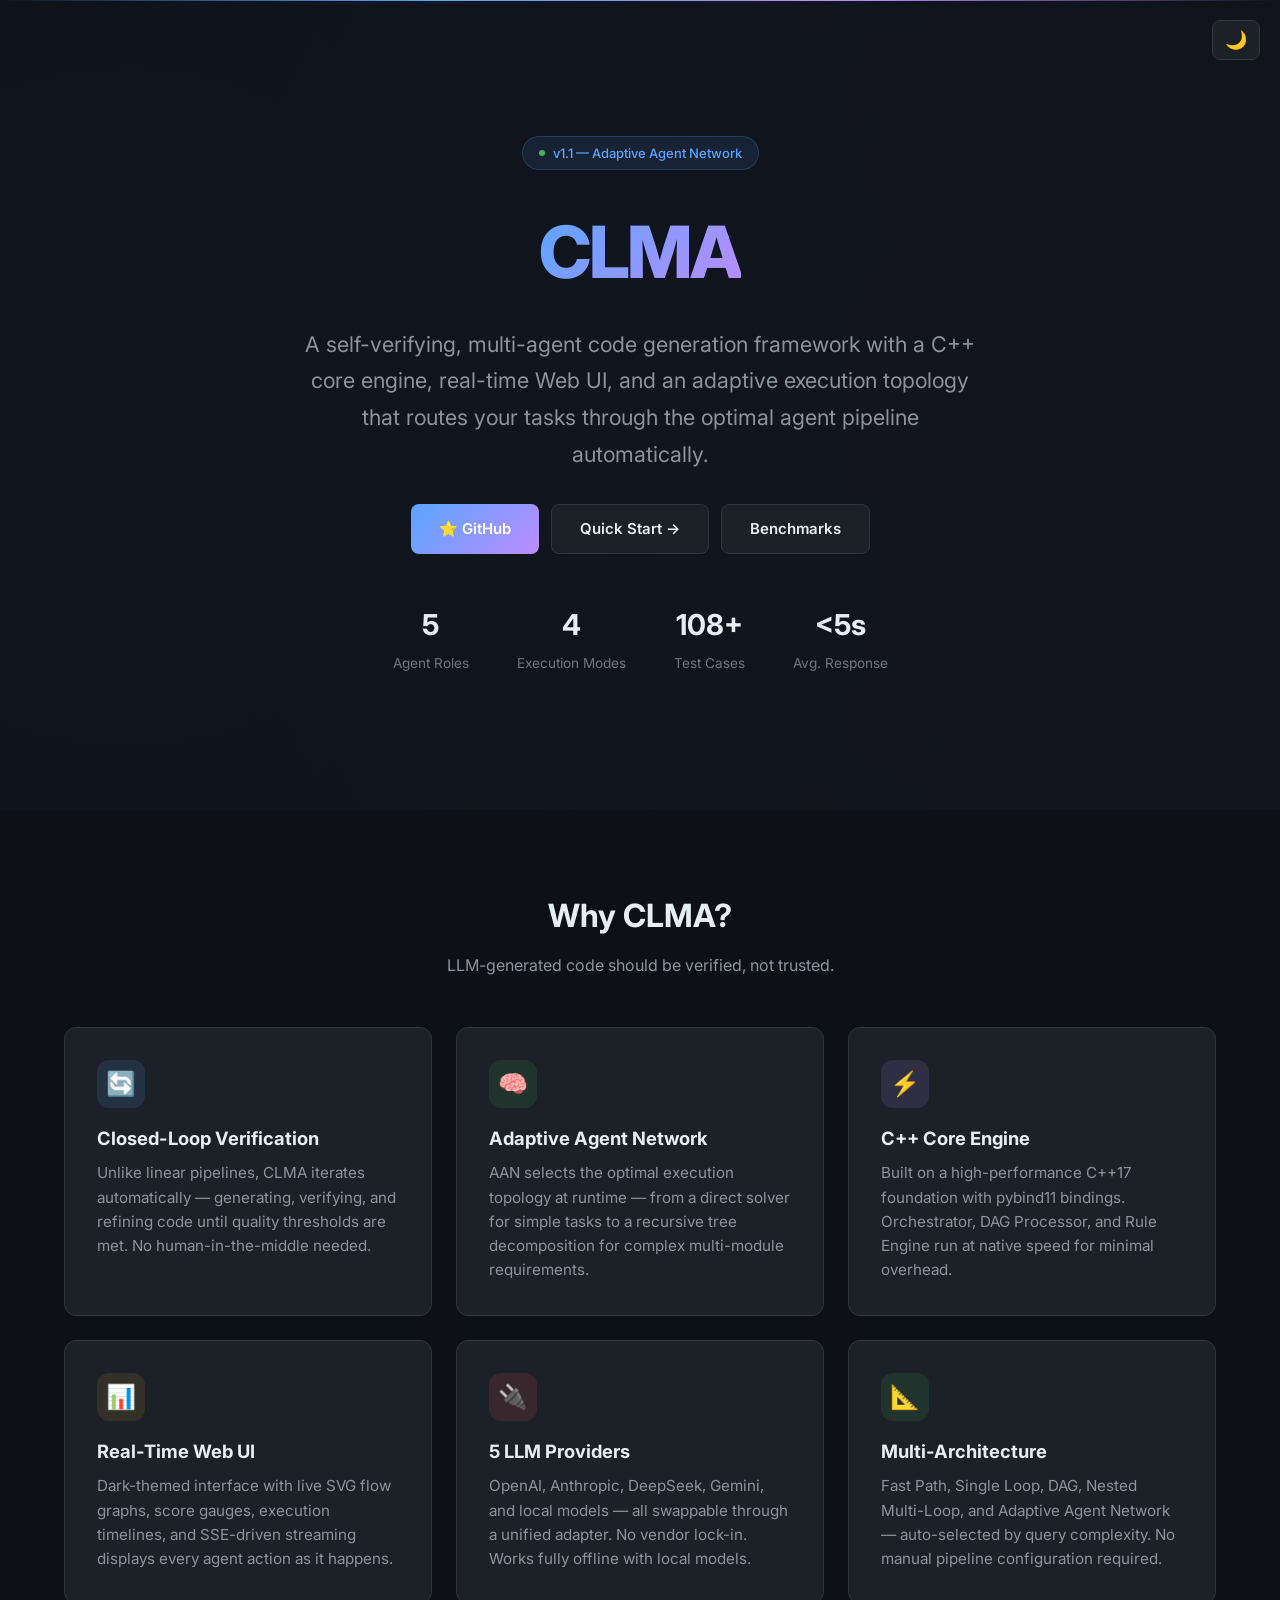
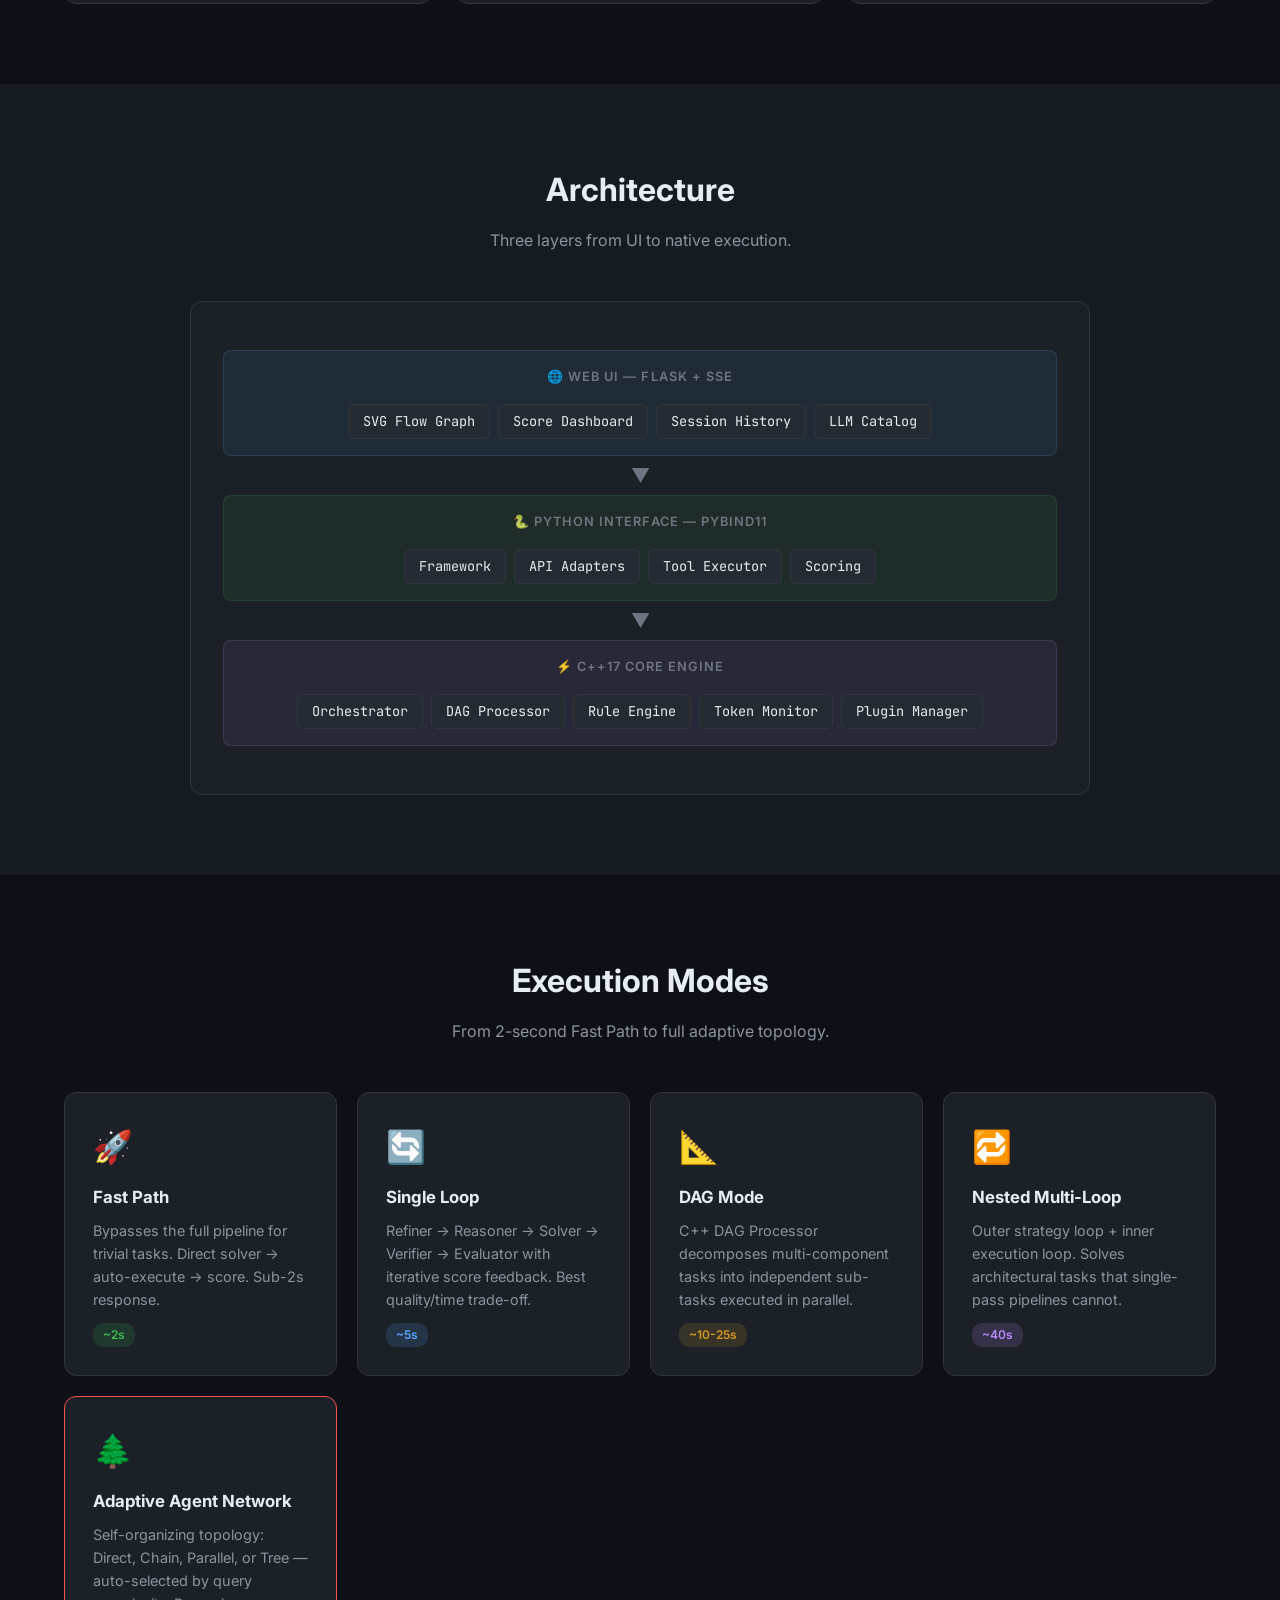
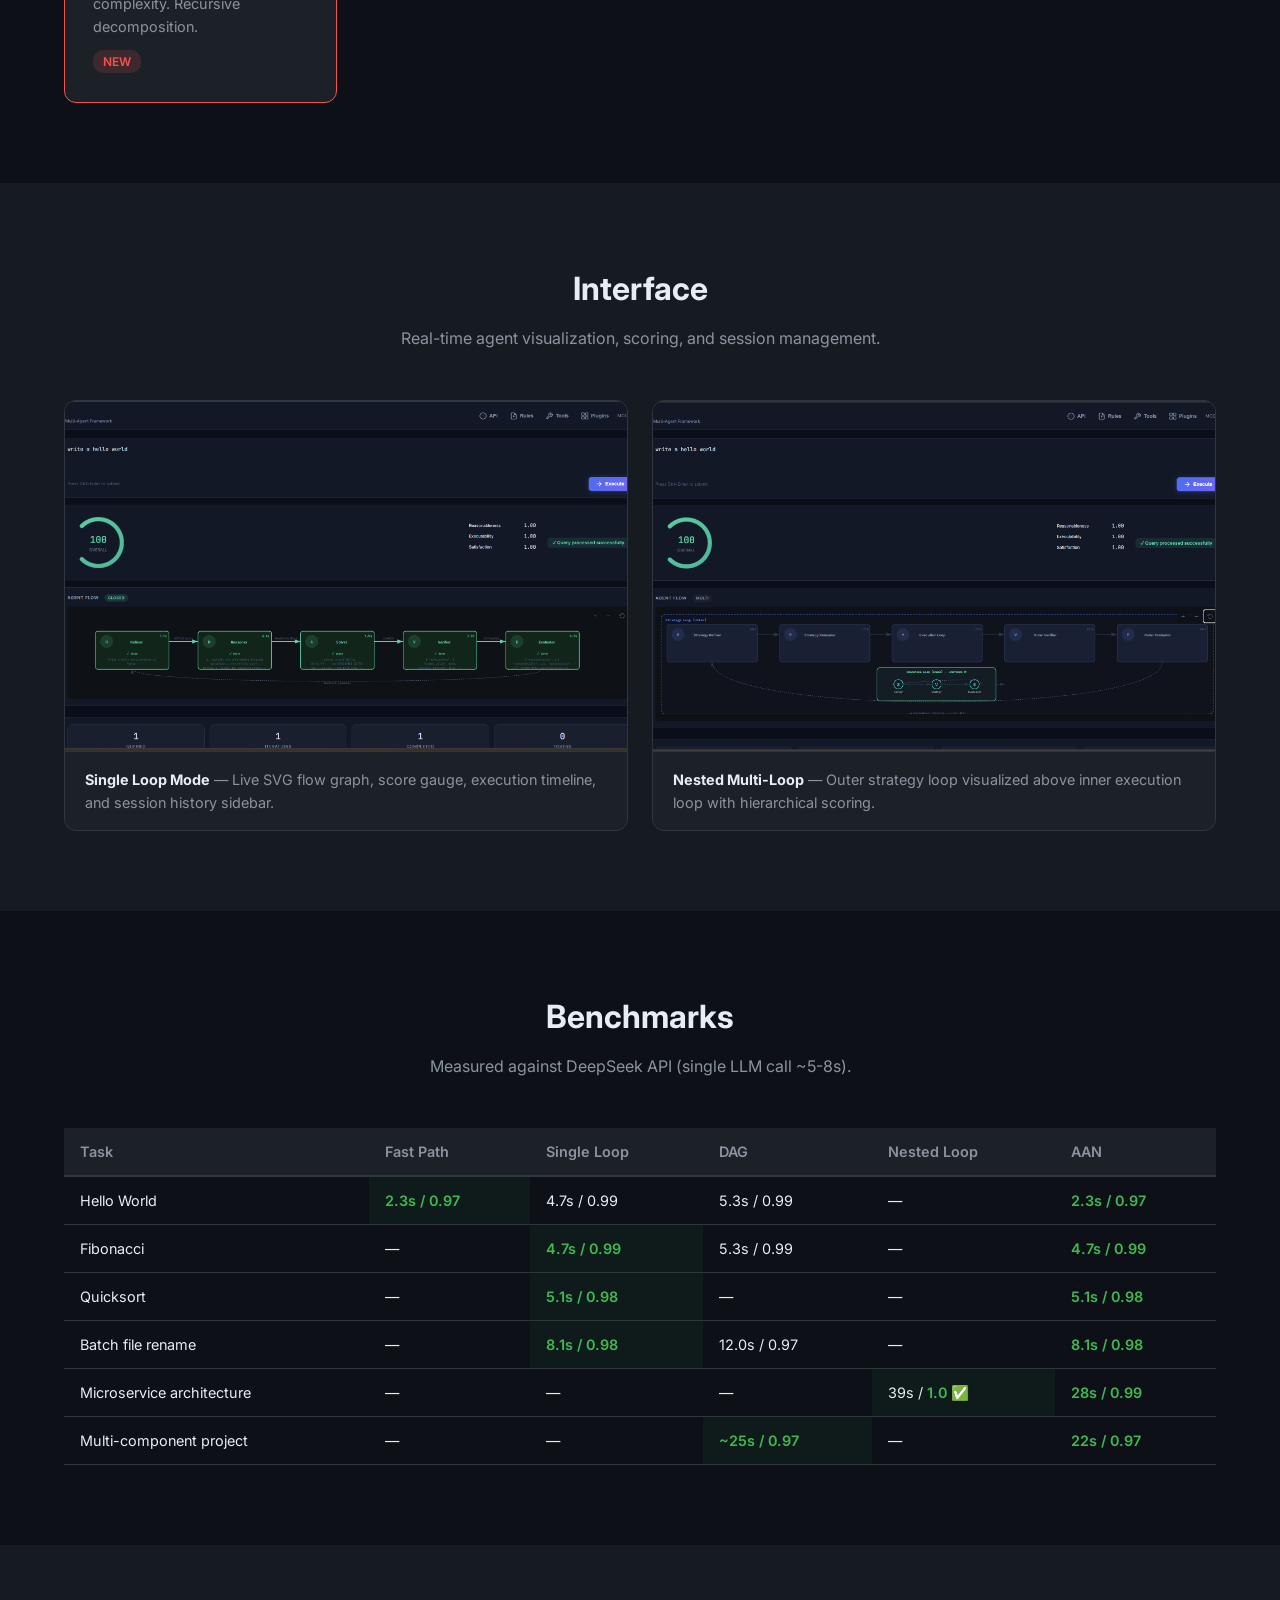
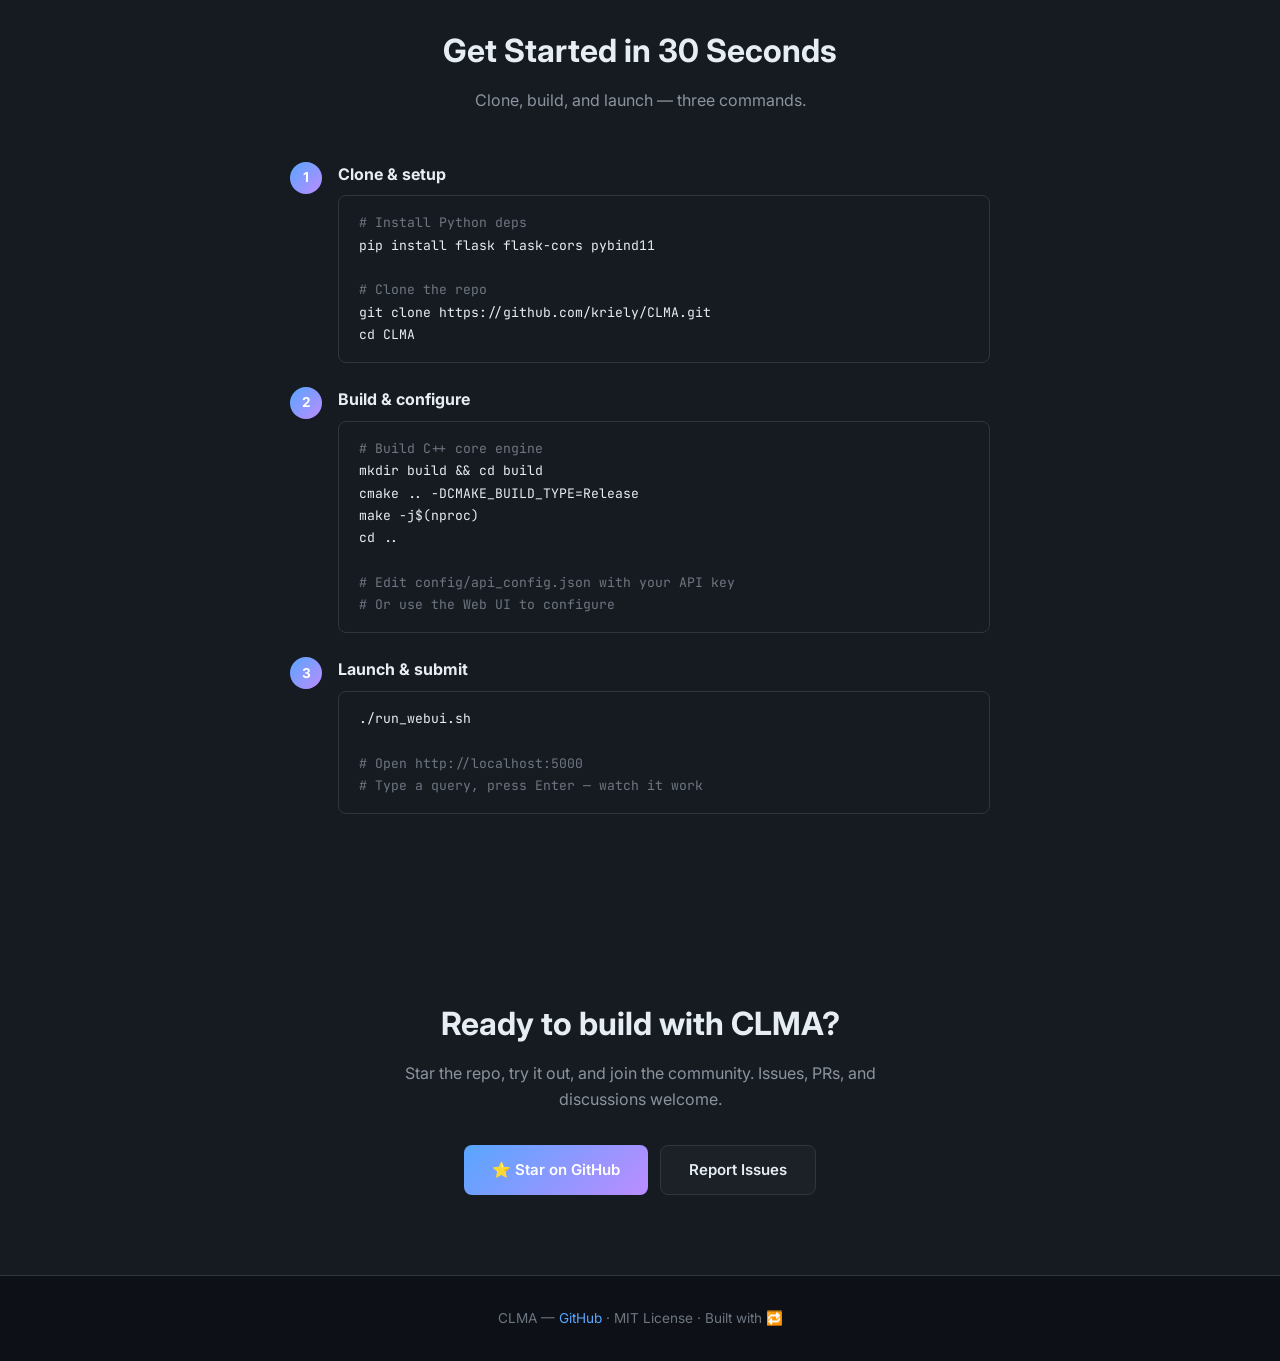
<file: docs/index.html>
<!DOCTYPE html>
<html lang="en">
<head>
  <meta charset="UTF-8">
  <meta name="viewport" content="width=device-width, initial-scale=1.0">
  <title>CLMA — Closed-Loop Multi-Agent Reasoning Framework</title>
  <link rel="icon" href="data:image/svg+xml,<svg xmlns='http://www.w3.org/2000/svg' viewBox='0 0 16 16'><text y='14' font-size='14'>🔁</text></svg>">
  <link href="https://fonts.googleapis.com/css2?family=Inter:wght@300;400;500;600;700;800&family=JetBrains+Mono:wght@400;500;600&display=swap" rel="stylesheet">
  <style>
    :root {
      --bg-primary: #0d1117;
      --bg-secondary: #161b22;
      --bg-card: #1c2128;
      --bg-hover: #252b33;
      --border: #30363d;
      --text-primary: #e6edf3;
      --text-secondary: #8b949e;
      --text-muted: #6e7681;
      --accent-blue: #58a6ff;
      --accent-green: #3fb950;
      --accent-orange: #d29922;
      --accent-purple: #bc8cff;
      --accent-red: #f85149;
      --gradient-primary: linear-gradient(135deg, #58a6ff, #bc8cff);
      --gradient-accent: linear-gradient(135deg, #3fb950, #58a6ff);
    }

    * { margin: 0; padding: 0; box-sizing: border-box; }

    body {
      font-family: 'Inter', -apple-system, BlinkMacSystemFont, sans-serif;
      background: var(--bg-primary);
      color: var(--text-primary);
      line-height: 1.6;
      overflow-x: hidden;
    }

    .container { max-width: 1200px; margin: 0 auto; padding: 0 24px; }

    /* ─── Hero ─── */
    .hero {
      min-height: 90vh;
      display: flex;
      flex-direction: column;
      justify-content: center;
      align-items: center;
      text-align: center;
      padding: 80px 24px;
      position: relative;
      overflow: hidden;
    }
    .hero::before {
      content: '';
      position: absolute;
      top: 0; left: 0; right: 0;
      height: 1px;
      background: linear-gradient(90deg, transparent, var(--accent-blue), var(--accent-purple), transparent);
    }
    .hero-bg {
      position: absolute;
      top: -50%;
      left: -50%;
      width: 200%;
      height: 200%;
      background: radial-gradient(circle at 30% 50%, rgba(88,166,255,0.03) 0%, transparent 50%),
                  radial-gradient(circle at 70% 50%, rgba(188,140,255,0.03) 0%, transparent 50%);
      z-index: 0;
    }
    .hero-content { position: relative; z-index: 1; }

    .hero-badge {
      display: inline-flex;
      align-items: center;
      gap: 8px;
      padding: 6px 16px;
      background: rgba(88,166,255,0.1);
      border: 1px solid rgba(88,166,255,0.2);
      border-radius: 20px;
      font-size: 13px;
      font-weight: 500;
      color: var(--accent-blue);
      margin-bottom: 24px;
    }
    .hero-badge .dot {
      width: 6px; height: 6px;
      border-radius: 50%;
      background: var(--accent-green);
      animation: pulse 2s ease-in-out infinite;
    }
    @keyframes pulse { 0%, 100% { opacity: 1; } 50% { opacity: 0.4; } }

    .hero h1 {
      font-size: clamp(2.5rem, 6vw, 4.5rem);
      font-weight: 800;
      letter-spacing: -0.03em;
      margin-bottom: 16px;
    }
    .hero h1 .gradient { background: var(--gradient-primary); -webkit-background-clip: text; -webkit-text-fill-color: transparent; background-clip: text; }

    .hero p.tagline {
      font-size: clamp(1.1rem, 2vw, 1.35rem);
      color: var(--text-secondary);
      max-width: 680px;
      margin: 0 auto 32px;
      line-height: 1.7;
    }

    .hero-actions {
      display: flex;
      gap: 12px;
      flex-wrap: wrap;
      justify-content: center;
    }
    .btn {
      display: inline-flex;
      align-items: center;
      gap: 8px;
      padding: 12px 28px;
      border-radius: 8px;
      font-size: 15px;
      font-weight: 600;
      text-decoration: none;
      transition: all 0.2s;
      cursor: pointer;
      border: none;
    }
    .btn-primary {
      background: var(--gradient-primary);
      color: #fff;
    }
    .btn-primary:hover { transform: translateY(-2px); box-shadow: 0 8px 24px rgba(88,166,255,0.25); }
    .btn-secondary {
      background: var(--bg-card);
      color: var(--text-primary);
      border: 1px solid var(--border);
    }
    .btn-secondary:hover { background: var(--bg-hover); border-color: var(--text-muted); transform: translateY(-2px); }

    .hero-stats {
      display: flex;
      gap: 48px;
      margin-top: 48px;
      justify-content: center;
      flex-wrap: wrap;
    }
    .hero-stat { text-align: center; }
    .hero-stat .number {
      font-size: 1.8rem;
      font-weight: 700;
      color: var(--text-primary);
    }
    .hero-stat .label {
      font-size: 0.85rem;
      color: var(--text-muted);
      margin-top: 4px;
    }

    /* ─── Sections ─── */
    section { padding: 80px 0; }

    .section-title {
      font-size: 2rem;
      font-weight: 700;
      margin-bottom: 12px;
      text-align: center;
    }
    .section-subtitle {
      color: var(--text-secondary);
      text-align: center;
      max-width: 600px;
      margin: 0 auto 48px;
    }

    /* ─── Feature Cards ─── */
    .features-grid {
      display: grid;
      grid-template-columns: repeat(auto-fit, minmax(320px, 1fr));
      gap: 24px;
    }
    .feature-card {
      background: var(--bg-card);
      border: 1px solid var(--border);
      border-radius: 12px;
      padding: 32px;
      transition: all 0.2s;
    }
    .feature-card:hover { border-color: var(--text-muted); transform: translateY(-4px); }
    .feature-icon {
      width: 48px; height: 48px;
      border-radius: 12px;
      display: flex;
      align-items: center;
      justify-content: center;
      font-size: 24px;
      margin-bottom: 16px;
    }
    .feature-card h3 { font-size: 1.15rem; margin-bottom: 8px; }
    .feature-card p { color: var(--text-secondary); font-size: 0.95rem; line-height: 1.6; }

    /* ─── Architecture Diagram ─── */
    .arch-section { background: var(--bg-secondary); }
    .arch-diagram {
      background: var(--bg-card);
      border: 1px solid var(--border);
      border-radius: 12px;
      padding: 48px 32px;
      text-align: center;
      max-width: 900px;
      margin: 0 auto;
    }
    .arch-layer {
      display: flex;
      flex-direction: column;
      align-items: center;
      gap: 8px;
      padding: 16px;
      border-radius: 8px;
      position: relative;
    }
    .arch-layer-label {
      font-size: 0.8rem;
      font-weight: 600;
      text-transform: uppercase;
      letter-spacing: 0.08em;
      color: var(--text-muted);
    }
    .arch-layer.web-layer { background: rgba(88,166,255,0.08); border: 1px solid rgba(88,166,255,0.15); }
    .arch-layer.python-layer { background: rgba(63,185,80,0.08); border: 1px solid rgba(63,185,80,0.15); }
    .arch-layer.cpp-layer { background: rgba(188,140,255,0.08); border: 1px solid rgba(188,140,255,0.15); }

    .arch-arrow { color: var(--text-muted); font-size: 1.2rem; padding: 4px 0; }
    .arch-modules {
      display: flex;
      flex-wrap: wrap;
      gap: 8px;
      justify-content: center;
      margin-top: 8px;
    }
    .arch-module {
      padding: 6px 14px;
      background: var(--bg-hover);
      border: 1px solid var(--border);
      border-radius: 6px;
      font-size: 0.85rem;
      font-family: 'JetBrains Mono', monospace;
    }

    /* ─── Modes ─── */
    .modes-grid {
      display: grid;
      grid-template-columns: repeat(auto-fit, minmax(260px, 1fr));
      gap: 20px;
    }
    .mode-card {
      background: var(--bg-card);
      border: 1px solid var(--border);
      border-radius: 12px;
      padding: 28px;
      transition: all 0.2s;
    }
    .mode-card:hover { border-color: var(--text-muted); transform: translateY(-4px); }
    .mode-card .mode-icon { font-size: 2rem; margin-bottom: 12px; }
    .mode-card h3 { font-size: 1.05rem; margin-bottom: 8px; }
    .mode-card p { color: var(--text-secondary); font-size: 0.9rem; line-height: 1.6; }
    .mode-card .mode-tag {
      display: inline-block;
      padding: 2px 10px;
      border-radius: 10px;
      font-size: 0.75rem;
      font-weight: 600;
      margin-top: 12px;
    }
    .tag-fast { background: rgba(63,185,80,0.15); color: var(--accent-green); }
    .tag-single { background: rgba(88,166,255,0.15); color: var(--accent-blue); }
    .tag-dag { background: rgba(210,153,34,0.15); color: var(--accent-orange); }
    .tag-multi { background: rgba(188,140,255,0.15); color: var(--accent-purple); }
    .tag-aan { background: rgba(248,81,73,0.15); color: var(--accent-red); }

    /* ─── UI Screenshots ─── */
    .screenshots-grid {
      display: grid;
      grid-template-columns: repeat(auto-fit, minmax(400px, 1fr));
      gap: 24px;
    }
    .screenshot-card {
      background: var(--bg-card);
      border: 1px solid var(--border);
      border-radius: 12px;
      overflow: hidden;
      transition: all 0.2s;
    }
    .screenshot-card:hover { transform: translateY(-4px); border-color: var(--text-muted); }
    .screenshot-card .img-placeholder {
      width: 100%;
      aspect-ratio: 16/10;
      background: var(--bg-secondary);
      display: flex;
      align-items: center;
      justify-content: center;
      color: var(--text-muted);
      font-size: 0.9rem;
      border-bottom: 1px solid var(--border);
      overflow: hidden;
    }
    .screenshot-card .img-placeholder img {
      width: 100%;
      height: 100%;
      object-fit: cover;
    }
    .screenshot-card .caption {
      padding: 16px 20px;
      font-size: 0.9rem;
      color: var(--text-secondary);
    }
    .screenshot-card .caption strong { color: var(--text-primary); }

    /* ─── Benchmark Table ─── */
    .benchmark-wrapper {
      overflow-x: auto;
      max-width: 100%;
    }
    .benchmark-table {
      width: 100%;
      border-collapse: collapse;
      font-size: 0.9rem;
    }
    .benchmark-table th {
      background: var(--bg-card);
      padding: 12px 16px;
      text-align: left;
      font-weight: 600;
      color: var(--text-secondary);
      border-bottom: 2px solid var(--border);
      white-space: nowrap;
    }
    .benchmark-table td {
      padding: 12px 16px;
      border-bottom: 1px solid var(--border);
    }
    .benchmark-table tr:hover td { background: var(--bg-hover); }
    .benchmark-table .highlight { color: var(--accent-green); font-weight: 600; }
    .benchmark-table .best { background: rgba(63,185,80,0.06); }

    /* ─── Quick Start ─── */
    .quickstart-steps {
      max-width: 700px;
      margin: 0 auto;
    }
    .qs-step {
      display: flex;
      gap: 16px;
      margin-bottom: 24px;
      align-items: flex-start;
    }
    .qs-step .step-num {
      width: 32px; height: 32px;
      min-width: 32px;
      border-radius: 50%;
      background: var(--gradient-primary);
      color: #fff;
      display: flex;
      align-items: center;
      justify-content: center;
      font-weight: 700;
      font-size: 0.85rem;
    }
    .qs-step .step-content { flex: 1; }
    .qs-step .step-content h4 { font-size: 1rem; margin-bottom: 4px; }
    .qs-step .step-content p { color: var(--text-secondary); font-size: 0.9rem; }

    .code-block {
      background: var(--bg-secondary);
      border: 1px solid var(--border);
      border-radius: 8px;
      padding: 16px 20px;
      font-family: 'JetBrains Mono', monospace;
      font-size: 0.82rem;
      line-height: 1.7;
      overflow-x: auto;
      margin-top: 8px;
      color: var(--text-primary);
    }
    .code-block .comment { color: var(--text-muted); }
    .code-block .keyword { color: var(--accent-purple); }
    .code-block .string { color: var(--accent-green); }

    /* ─── CTA ─── */
    .cta-section {
      background: var(--bg-secondary);
      text-align: center;
      padding: 80px 24px;
    }
    .cta-section h2 { font-size: 2rem; margin-bottom: 12px; }
    .cta-section p { color: var(--text-secondary); max-width: 500px; margin: 0 auto 32px; }

    /* ─── Footer ─── */
    footer {
      padding: 32px 24px;
      text-align: center;
      color: var(--text-muted);
      font-size: 0.85rem;
      border-top: 1px solid var(--border);
    }
    footer a { color: var(--accent-blue); text-decoration: none; }
    footer a:hover { text-decoration: underline; }

    /* ─── Responsive ─── */
    @media (max-width: 768px) {
      .hero { min-height: 70vh; padding: 60px 20px; }
      .hero-stats { gap: 24px; }
      .features-grid { grid-template-columns: 1fr; }
      .modes-grid { grid-template-columns: 1fr; }
      .screenshots-grid { grid-template-columns: 1fr; }
      section { padding: 60px 0; }
    }

    /* ─── Smooth scroll ─── */
    html { scroll-behavior: smooth; }

    /* ─── Animations ─── */
    .fade-in {
      opacity: 0;
      transform: translateY(24px);
      transition: opacity 0.6s ease, transform 0.6s ease;
    }
    .fade-in.visible { opacity: 1; transform: translateY(0); }

    /* ─── Theme toggle ─── */
    .theme-toggle {
      position: fixed;
      top: 20px;
      right: 20px;
      z-index: 100;
      background: var(--bg-card);
      border: 1px solid var(--border);
      border-radius: 8px;
      padding: 8px 12px;
      cursor: pointer;
      font-size: 18px;
      transition: all 0.2s;
    }
    .theme-toggle:hover { background: var(--bg-hover); }
  </style>
</head>
<body>

<!-- Theme Toggle -->
<button class="theme-toggle" onclick="toggleTheme()" title="Toggle theme">🌙</button>

<!-- Hero -->
<section class="hero">
  <div class="hero-bg"></div>
  <div class="hero-content">
    <div class="hero-badge"><span class="dot"></span> v1.1 — Adaptive Agent Network</div>
    <h1><span class="gradient">CLMA</span></h1>
    <p class="tagline">
      A self-verifying, multi-agent code generation framework with a C++ core engine,
      real-time Web UI, and an adaptive execution topology that routes your tasks through
      the optimal agent pipeline automatically.
    </p>
    <div class="hero-actions">
      <a href="https://github.com/kriely/CLMA" class="btn btn-primary">⭐ GitHub</a>
      <a href="#quickstart" class="btn btn-secondary">Quick Start →</a>
      <a href="#benchmarks" class="btn btn-secondary">Benchmarks</a>
    </div>
    <div class="hero-stats">
      <div class="hero-stat">
        <div class="number">5</div>
        <div class="label">Agent Roles</div>
      </div>
      <div class="hero-stat">
        <div class="number">4</div>
        <div class="label">Execution Modes</div>
      </div>
      <div class="hero-stat">
        <div class="number">108+</div>
        <div class="label">Test Cases</div>
      </div>
      <div class="hero-stat">
        <div class="number">&lt;5s</div>
        <div class="label">Avg. Response</div>
      </div>
    </div>
  </div>
</section>

<!-- Features -->
<section class="fade-in">
  <div class="container">
    <h2 class="section-title">Why CLMA?</h2>
    <p class="section-subtitle">LLM-generated code should be verified, not trusted.</p>
    <div class="features-grid">
      <div class="feature-card">
        <div class="feature-icon" style="background:rgba(88,166,255,0.12);">🔄</div>
        <h3>Closed-Loop Verification</h3>
        <p>Unlike linear pipelines, CLMA iterates automatically — generating, verifying, and refining code until quality thresholds are met. No human-in-the-middle needed.</p>
      </div>
      <div class="feature-card">
        <div class="feature-icon" style="background:rgba(63,185,80,0.12);">🧠</div>
        <h3>Adaptive Agent Network</h3>
        <p>AAN selects the optimal execution topology at runtime — from a direct solver for simple tasks to a recursive tree decomposition for complex multi-module requirements.</p>
      </div>
      <div class="feature-card">
        <div class="feature-icon" style="background:rgba(188,140,255,0.12);">⚡</div>
        <h3>C++ Core Engine</h3>
        <p>Built on a high-performance C++17 foundation with pybind11 bindings. Orchestrator, DAG Processor, and Rule Engine run at native speed for minimal overhead.</p>
      </div>
      <div class="feature-card">
        <div class="feature-icon" style="background:rgba(210,153,34,0.12);">📊</div>
        <h3>Real-Time Web UI</h3>
        <p>Dark-themed interface with live SVG flow graphs, score gauges, execution timelines, and SSE-driven streaming displays every agent action as it happens.</p>
      </div>
      <div class="feature-card">
        <div class="feature-icon" style="background:rgba(248,81,73,0.12);">🔌</div>
        <h3>5 LLM Providers</h3>
        <p>OpenAI, Anthropic, DeepSeek, Gemini, and local models — all swappable through a unified adapter. No vendor lock-in. Works fully offline with local models.</p>
      </div>
      <div class="feature-card">
        <div class="feature-icon" style="background:rgba(63,185,80,0.12);">📐</div>
        <h3>Multi-Architecture</h3>
        <p>Fast Path, Single Loop, DAG, Nested Multi-Loop, and Adaptive Agent Network — auto-selected by query complexity. No manual pipeline configuration required.</p>
      </div>
    </div>
  </div>
</section>

<!-- Architecture -->
<section class="arch-section fade-in">
  <div class="container">
    <h2 class="section-title">Architecture</h2>
    <p class="section-subtitle">Three layers from UI to native execution.</p>
    <div class="arch-diagram">
      <div class="arch-layer web-layer">
        <div class="arch-layer-label">🌐 Web UI — Flask + SSE</div>
        <div class="arch-modules">
          <span class="arch-module">SVG Flow Graph</span>
          <span class="arch-module">Score Dashboard</span>
          <span class="arch-module">Session History</span>
          <span class="arch-module">LLM Catalog</span>
        </div>
      </div>
      <div class="arch-arrow">▼</div>
      <div class="arch-layer python-layer">
        <div class="arch-layer-label">🐍 Python Interface — pybind11</div>
        <div class="arch-modules">
          <span class="arch-module">Framework</span>
          <span class="arch-module">API Adapters</span>
          <span class="arch-module">Tool Executor</span>
          <span class="arch-module">Scoring</span>
        </div>
      </div>
      <div class="arch-arrow">▼</div>
      <div class="arch-layer cpp-layer">
        <div class="arch-layer-label">⚡ C++17 Core Engine</div>
        <div class="arch-modules">
          <span class="arch-module">Orchestrator</span>
          <span class="arch-module">DAG Processor</span>
          <span class="arch-module">Rule Engine</span>
          <span class="arch-module">Token Monitor</span>
          <span class="arch-module">Plugin Manager</span>
        </div>
      </div>
    </div>
  </div>
</section>

<!-- Execution Modes -->
<section class="fade-in">
  <div class="container">
    <h2 class="section-title">Execution Modes</h2>
    <p class="section-subtitle">From 2-second Fast Path to full adaptive topology.</p>
    <div class="modes-grid">
      <div class="mode-card">
        <div class="mode-icon">🚀</div>
        <h3>Fast Path</h3>
        <p>Bypasses the full pipeline for trivial tasks. Direct solver → auto-execute → score. Sub-2s response.</p>
        <span class="mode-tag tag-fast">~2s</span>
      </div>
      <div class="mode-card">
        <div class="mode-icon">🔄</div>
        <h3>Single Loop</h3>
        <p>Refiner → Reasoner → Solver → Verifier → Evaluator with iterative score feedback. Best quality/time trade-off.</p>
        <span class="mode-tag tag-single">~5s</span>
      </div>
      <div class="mode-card">
        <div class="mode-icon">📐</div>
        <h3>DAG Mode</h3>
        <p>C++ DAG Processor decomposes multi-component tasks into independent sub-tasks executed in parallel.</p>
        <span class="mode-tag tag-dag">~10-25s</span>
      </div>
      <div class="mode-card">
        <div class="mode-icon">🔁</div>
        <h3>Nested Multi-Loop</h3>
        <p>Outer strategy loop + inner execution loop. Solves architectural tasks that single-pass pipelines cannot.</p>
        <span class="mode-tag tag-multi">~40s</span>
      </div>
      <div class="mode-card" style="border-color:var(--accent-red);">
        <div class="mode-icon">🌲</div>
        <h3>Adaptive Agent Network</h3>
        <p>Self-organizing topology: Direct, Chain, Parallel, or Tree — auto-selected by query complexity. Recursive decomposition.</p>
        <span class="mode-tag tag-aan">NEW</span>
      </div>
    </div>
  </div>
</section>

<!-- UI Screenshots -->
<section class="arch-section fade-in">
  <div class="container">
    <h2 class="section-title">Interface</h2>
    <p class="section-subtitle">Real-time agent visualization, scoring, and session management.</p>
    <div class="screenshots-grid">
      <div class="screenshot-card">
        <div class="img-placeholder">
          <img src="images/single-loop-ui.png" alt="Single Loop UI" onerror="this.parentElement.innerHTML='<span>📸 Single Loop Mode — Flow Graph &amp; Score Dashboard</span>'">
        </div>
        <div class="caption">
          <strong>Single Loop Mode</strong> — Live SVG flow graph, score gauge, execution timeline, and session history sidebar.
        </div>
      </div>
      <div class="screenshot-card">
        <div class="img-placeholder">
          <img src="images/multi-loop-ui.png" alt="Multi-Loop UI" onerror="this.parentElement.innerHTML='<span>📸 Nested Multi-Loop — Strategy + Execution Layers</span>'">
        </div>
        <div class="caption">
          <strong>Nested Multi-Loop</strong> — Outer strategy loop visualized above inner execution loop with hierarchical scoring.
        </div>
      </div>
    </div>
  </div>
</section>

<!-- Benchmarks -->
<section class="fade-in" id="benchmarks">
  <div class="container">
    <h2 class="section-title">Benchmarks</h2>
    <p class="section-subtitle">Measured against DeepSeek API (single LLM call ~5-8s).</p>
    <div class="benchmark-wrapper">
      <table class="benchmark-table">
        <thead>
          <tr>
            <th>Task</th>
            <th>Fast Path</th>
            <th>Single Loop</th>
            <th>DAG</th>
            <th>Nested Loop</th>
            <th>AAN</th>
          </tr>
        </thead>
        <tbody>
          <tr>
            <td>Hello World</td>
            <td class="best"><span class="highlight">2.3s / 0.97</span></td>
            <td>4.7s / 0.99</td>
            <td>5.3s / 0.99</td>
            <td>—</td>
            <td><span class="highlight">2.3s / 0.97</span></td>
          </tr>
          <tr>
            <td>Fibonacci</td>
            <td>—</td>
            <td class="best"><span class="highlight">4.7s / 0.99</span></td>
            <td>5.3s / 0.99</td>
            <td>—</td>
            <td><span class="highlight">4.7s / 0.99</span></td>
          </tr>
          <tr>
            <td>Quicksort</td>
            <td>—</td>
            <td class="best"><span class="highlight">5.1s / 0.98</span></td>
            <td>—</td>
            <td>—</td>
            <td><span class="highlight">5.1s / 0.98</span></td>
          </tr>
          <tr>
            <td>Batch file rename</td>
            <td>—</td>
            <td class="best"><span class="highlight">8.1s / 0.98</span></td>
            <td>12.0s / 0.97</td>
            <td>—</td>
            <td><span class="highlight">8.1s / 0.98</span></td>
          </tr>
          <tr>
            <td>Microservice architecture</td>
            <td>—</td>
            <td>—</td>
            <td>—</td>
            <td class="best">39s / <span class="highlight">1.0</span> ✅</td>
            <td><span class="highlight">28s / 0.99</span></td>
          </tr>
          <tr>
            <td>Multi-component project</td>
            <td>—</td>
            <td>—</td>
            <td class="best"><span class="highlight">~25s / 0.97</span></td>
            <td>—</td>
            <td><span class="highlight">22s / 0.97</span></td>
          </tr>
        </tbody>
      </table>
    </div>
  </div>
</section>

<!-- Quick Start -->
<section class="arch-section fade-in" id="quickstart">
  <div class="container">
    <h2 class="section-title">Get Started in 30 Seconds</h2>
    <p class="section-subtitle">Clone, build, and launch — three commands.</p>
    <div class="quickstart-steps">
      <div class="qs-step">
        <div class="step-num">1</div>
        <div class="step-content">
          <h4>Clone &amp; setup</h4>
          <div class="code-block">
            <span class="comment"># Install Python deps</span><br>
            pip install flask flask-cors pybind11<br><br>
            <span class="comment"># Clone the repo</span><br>
            git clone https://github.com/kriely/CLMA.git<br>
            cd CLMA
          </div>
        </div>
      </div>
      <div class="qs-step">
        <div class="step-num">2</div>
        <div class="step-content">
          <h4>Build &amp; configure</h4>
          <div class="code-block">
            <span class="comment"># Build C++ core engine</span><br>
            mkdir build && cd build<br>
            cmake .. -DCMAKE_BUILD_TYPE=Release<br>
            make -j$(nproc)<br>
            cd ..<br><br>
            <span class="comment"># Edit config/api_config.json with your API key</span><br>
            <span class="comment"># Or use the Web UI to configure</span>
          </div>
        </div>
      </div>
      <div class="qs-step">
        <div class="step-num">3</div>
        <div class="step-content">
          <h4>Launch &amp; submit</h4>
          <div class="code-block">
            ./run_webui.sh<br><br>
            <span class="comment"># Open http://localhost:5000</span><br>
            <span class="comment"># Type a query, press Enter — watch it work</span>
          </div>
        </div>
      </div>
    </div>
  </div>
</section>

<!-- CTA -->
<section class="cta-section fade-in">
  <div class="container">
    <h2>Ready to build with CLMA?</h2>
    <p>Star the repo, try it out, and join the community. Issues, PRs, and discussions welcome.</p>
    <div class="hero-actions">
      <a href="https://github.com/kriely/CLMA" class="btn btn-primary">⭐ Star on GitHub</a>
      <a href="https://github.com/kriely/CLMA/issues" class="btn btn-secondary">Report Issues</a>
    </div>
  </div>
</section>

<!-- Footer -->
<footer>
  <div class="container">
    <p>CLMA — <a href="https://github.com/kriely/CLMA">GitHub</a> · MIT License · Built with 🔁</p>
  </div>
</footer>

<script>
  // Intersection Observer for scroll animations
  const observer = new IntersectionObserver((entries) => {
    entries.forEach(entry => {
      if (entry.isIntersecting) entry.target.classList.add('visible');
    });
  }, { threshold: 0.1 });
  document.querySelectorAll('.fade-in').forEach(el => observer.observe(el));

  // Theme toggle
  function toggleTheme() {
    const root = document.documentElement;
    const isDark = root.style.getPropertyValue('--bg-primary') !== '#0d1117';
    // Default is dark; toggle to light
    if (isDark || !root.computedStyleMap) {
      // Simple approach: use data attributes
      const body = document.body;
      const btn = document.querySelector('.theme-toggle');
      if (body.style.filter === 'invert(1) hue-rotate(180deg)') {
        body.style.filter = '';
        body.style.background = '';
        btn.textContent = '🌙';
      } else {
        body.style.filter = 'invert(1) hue-rotate(180deg)';
        body.style.background = '#000';
        btn.textContent = '☀️';
      }
    }
  }
</script>

</body>
</html>
</file>
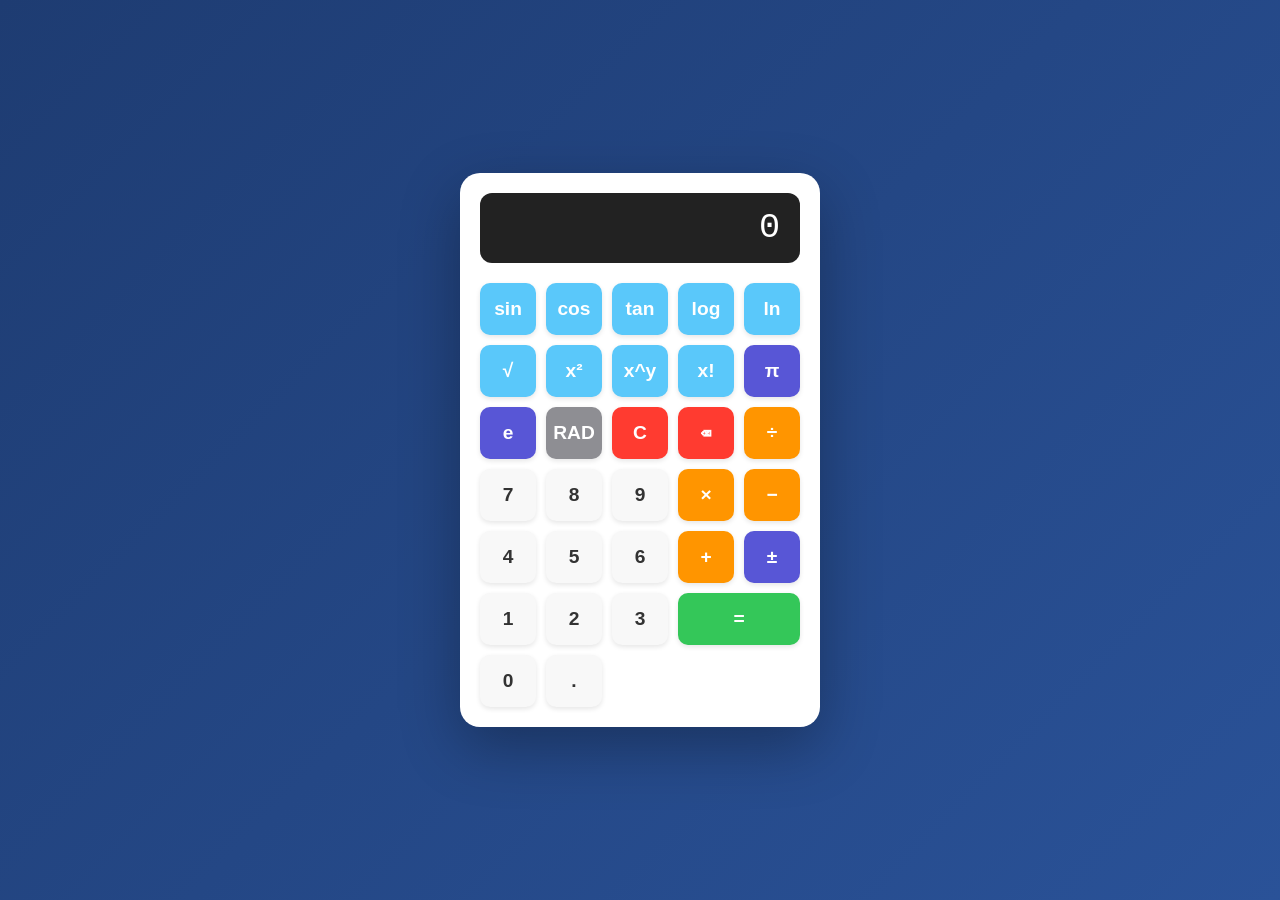
<file: scientific_calculator.html>
<!DOCTYPE html>
<html lang="zh-CN">
<head>
    <meta charset="UTF-8">
    <meta name="viewport" content="width=device-width, initial-scale=1.0">
    <title>科学计算器</title>
    <style>
        * {
            box-sizing: border-box;
            margin: 0;
            padding: 0;
        }

        body {
            font-family: 'Segoe UI', Tahoma, Geneva, Verdana, sans-serif;
            background: linear-gradient(135deg, #1e3c72 0%, #2a5298 100%);
            min-height: 100vh;
            display: flex;
            justify-content: center;
            align-items: center;
            padding: 20px;
        }

        .calculator {
            background: #ffffff;
            border-radius: 20px;
            box-shadow: 0 20px 60px rgba(0,0,0,0.3);
            padding: 20px;
            width: 360px;
            max-width: 100%;
        }

        .display {
            background: #222;
            color: #fff;
            font-size: 2.2rem;
            font-family: 'Courier New', monospace;
            padding: 15px 20px;
            text-align: right;
            border-radius: 12px;
            margin-bottom: 20px;
            min-height: 70px;
            display: flex;
            align-items: center;
            justify-content: flex-end;
            overflow-x: hidden;
            word-break: break-all;
        }

        .buttons {
            display: grid;
            grid-template-columns: repeat(5, 1fr);
            gap: 10px;
        }

        button {
            padding: 15px 0;
            font-size: 1.2rem;
            border: none;
            border-radius: 10px;
            cursor: pointer;
            transition: all 0.15s ease;
            background: #f0f0f0;
            color: #333;
            font-weight: 600;
            box-shadow: 0 2px 5px rgba(0,0,0,0.1);
            outline: none;
        }

        button:active {
            transform: scale(0.95);
        }

        button:hover {
            filter: brightness(0.95);
        }

        .span-two {
            grid-column: span 2;
        }

        .operator {
            background: #ff9500;
            color: white;
        }

        .operator:hover {
            background: #e68a00;
        }

        .function {
            background: #5ac8fa;
            color: white;
        }

        .function:hover {
            background: #4ab8eb;
        }

        .number {
            background: #f8f8f8;
        }

        .number:hover {
            background: #e8e8e8;
        }

        .equals {
            background: #34c759;
            color: white;
        }

        .equals:hover {
            background: #2db84f;
        }

        .clear {
            background: #ff3b30;
            color: white;
        }

        .clear:hover {
            background: #e0352b;
        }

        .special {
            background: #5856d6;
            color: white;
        }

        .special:hover {
            background: #4e4cc6;
        }

        /* 角度/弧度切换按钮 */
        .mode {
            background: #8e8e93;
            color: white;
        }

        .mode:hover {
            background: #7d7d82;
        }

        @media (max-width: 400px) {
            .calculator {
                padding: 15px;
                width: 100%;
            }
            button {
                padding: 12px 0;
                font-size: 1rem;
            }
        }
    </style>
</head>
<body>
    <div class="calculator">
        <div class="display" id="display">0</div>
        <div class="buttons">
            <!-- 第一行：科学函数 -->
            <button class="function" data-action="sin">sin</button>
            <button class="function" data-action="cos">cos</button>
            <button class="function" data-action="tan">tan</button>
            <button class="function" data-action="log">log</button>
            <button class="function" data-action="ln">ln</button>

            <!-- 第二行 -->
            <button class="function" data-action="sqrt">√</button>
            <button class="function" data-action="square">x²</button>
            <button class="function" data-action="pow">x^y</button>
            <button class="function" data-action="factorial">x!</button>
            <button class="special" data-action="pi">π</button>

            <!-- 第三行 -->
            <button class="special" data-action="e">e</button>
            <button class="mode" data-action="mode">RAD</button>
            <button class="clear" data-action="clear">C</button>
            <button class="clear" data-action="backspace">⌫</button>
            <button class="operator" data-action="divide">÷</button>

            <!-- 第四行 -->
            <button class="number" data-action="7">7</button>
            <button class="number" data-action="8">8</button>
            <button class="number" data-action="9">9</button>
            <button class="operator" data-action="multiply">×</button>
            <button class="operator" data-action="subtract">−</button>

            <!-- 第五行 -->
            <button class="number" data-action="4">4</button>
            <button class="number" data-action="5">5</button>
            <button class="number" data-action="6">6</button>
            <button class="operator" data-action="add">+</button>
            <button class="special" data-action="negate">±</button>

            <!-- 第六行 -->
            <button class="number" data-action="1">1</button>
            <button class="number" data-action="2">2</button>
            <button class="number" data-action="3">3</button>
            <button class="equals span-two" data-action="equals">=</button>

            <!-- 第七行 -->
            <button class="number" data-action="0">0</button>
            <button class="number" data-action="decimal">.</button>
            <!-- 占位，保持网格 -->
            <button disabled style="visibility:hidden;"></button>
            <button disabled style="visibility:hidden;"></button>
        </div>
    </div>

    <script>
        (function() {
            // 显示元素
            const display = document.getElementById('display');

            // 状态
            let currentInput = '0';        // 当前显示文本
            let previousValue = null;       // 前一个操作数（数值）
            let operator = null;            // 当前等待的运算符
            let shouldResetDisplay = false; // 按下数字时是否清空显示（刚按过运算符或等号）
            let isRadMode = true;           // 角度模式 true=弧度, false=角度
            let pendingExponent = false;    // 是否正在等待指数运算的第二个数

            // 更新显示
            function updateDisplay(value) {
                display.textContent = value;
            }

            // 将当前显示文本转为数值
            function getDisplayValue() {
                return parseFloat(currentInput);
            }

            // 设置当前显示文本
            function setDisplayValue(val) {
                // 处理显示格式，避免太长
                if (typeof val === 'number' && !Number.isInteger(val)) {
                    currentInput = val.toPrecision(12);
                } else {
                    currentInput = String(val);
                }
                // 如果结果是NaN或Infinity，显示Error
                if (currentInput === 'NaN' || currentInput === 'Infinity' || currentInput === '-Infinity') {
                    currentInput = 'Error';
                }
                updateDisplay(currentInput);
            }

            // 执行基本运算
            function compute(prev, curr, op) {
                const a = prev;
                const b = curr;
                switch(op) {
                    case 'add': return a + b;
                    case 'subtract': return a - b;
                    case 'multiply': return a * b;
                    case 'divide': return a / b;
                    case 'pow': return Math.pow(a, b);
                    default: return curr;
                }
            }

            // 应用科学函数到当前值
            function applyFunction(func) {
                let val = getDisplayValue();
                let result;
                switch(func) {
                    case 'sin':
                        result = isRadMode ? Math.sin(val) : Math.sin(val * Math.PI / 180);
                        break;
                    case 'cos':
                        result = isRadMode ? Math.cos(val) : Math.cos(val * Math.PI / 180);
                        break;
                    case 'tan':
                        result = isRadMode ? Math.tan(val) : Math.tan(val * Math.PI / 180);
                        break;
                    case 'log':
                        result = Math.log10(val);
                        break;
                    case 'ln':
                        result = Math.log(val);
                        break;
                    case 'sqrt':
                        result = Math.sqrt(val);
                        break;
                    case 'square':
                        result = val * val;
                        break;
                    case 'factorial':
                        result = factorial(val);
                        break;
                    default:
                        result = val;
                }
                if (isNaN(result) || !isFinite(result)) {
                    setDisplayValue('Error');
                } else {
                    setDisplayValue(result);
                }
                // 科学函数后，清空运算符状态（因为已经计算）
                previousValue = null;
                operator = null;
                shouldResetDisplay = true;
                pendingExponent = false;
            }

            // 阶乘函数（支持小数伽马函数扩展？ 简化：只对非负整数有效，否则返回NaN）
            function factorial(n) {
                if (n < 0) return NaN;
                if (n === 0 || n === 1) return 1;
                if (n > 170) return Infinity; // 太大
                // 如果n是整数，使用循环
                if (Number.isInteger(n)) {
                    let result = 1;
                    for (let i = 2; i <= n; i++) {
                        result *= i;
                    }
                    return result;
                } else {
                    // 近似计算（简化：使用Gamma函数，但这里返回NaN）
                    return NaN;
                }
            }

            // 处理数字输入
            function inputNumber(digit) {
                if (shouldResetDisplay) {
                    currentInput = digit;
                    shouldResetDisplay = false;
                } else {
                    if (currentInput === '0' && digit !== '.') {
                        currentInput = digit;
                    } else {
                        // 限制长度，避免过长
                        if (currentInput.replace('-','').replace('.','').length >= 15) return;
                        currentInput += digit;
                    }
                }
                updateDisplay(currentInput);
            }

            // 处理小数点
            function inputDecimal() {
                if (shouldResetDisplay) {
                    currentInput = '0.';
                    shouldResetDisplay = false;
                } else {
                    if (!currentInput.includes('.')) {
                        currentInput += '.';
                    }
                }
                updateDisplay(currentInput);
            }

            // 处理正负号
            function negate() {
                if (currentInput !== '0' && currentInput !== 'Error') {
                    if (currentInput.startsWith('-')) {
                        currentInput = currentInput.slice(1);
                    } else {
                        currentInput = '-' + currentInput;
                    }
                    updateDisplay(currentInput);
                }
            }

            // 处理退格
            function backspace() {
                if (currentInput.length > 1) {
                    currentInput = currentInput.slice(0, -1);
                    if (currentInput === '-' || currentInput === '') currentInput = '0';
                } else {
                    currentInput = '0';
                }
                updateDisplay(currentInput);
            }

            // 清除全部
            function clearAll() {
                currentInput = '0';
                previousValue = null;
                operator = null;
                shouldResetDisplay = false;
                pendingExponent = false;
                updateDisplay(currentInput);
            }

            // 处理运算符
            function handleOperator(op) {
                if (op === 'equals') {
                    // 等号
                    if (operator && previousValue !== null) {
                        const curr = getDisplayValue();
                        const result = compute(previousValue, curr, operator);
                        setDisplayValue(result);
                        previousValue = null;
                        operator = null;
                        shouldResetDisplay = true;
                        pendingExponent = false;
                    }
                    return;
                }

                // 如果是幂运算，特殊处理：需要等号或下次运算符才计算
                if (op === 'pow') {
                    if (previousValue !== null && operator !== 'pow') {
                        // 如果有之前挂起的运算符，先计算它
                        const curr = getDisplayValue();
                        const result = compute(previousValue, curr, operator);
                        setDisplayValue(result);
                        previousValue = getDisplayValue(); // 刚计算的结果作为前一个值
                        operator = 'pow';
                        shouldResetDisplay = true;
                        pendingExponent = true;
                    } else {
                        // 没有挂起运算符，直接记录
                        previousValue = getDisplayValue();
                        operator = 'pow';
                        shouldResetDisplay = true;
                        pendingExponent = true;
                    }
                    return;
                }

                // 普通运算符 (add, subtract, multiply, divide)
                // 如果有前一个运算符且未计算，先计算
                if (operator && !pendingExponent) {
                    const curr = getDisplayValue();
                    const result = compute(previousValue, curr, operator);
                    setDisplayValue(result);
                }
                // 记录当前值和运算符
                previousValue = getDisplayValue();
                operator = op;
                shouldResetDisplay = true;
                pendingExponent = false;
            }

            // 切换角度/弧度
            function toggleMode() {
                isRadMode = !isRadMode;
                const modeBtn = document.querySelector('[data-action="mode"]');
                modeBtn.textContent = isRadMode ? 'RAD' : 'DEG';
            }

            // 插入常数
            function insertConstant(constant) {
                let val;
                if (constant === 'pi') {
                    val = Math.PI;
                } else if (constant === 'e') {
                    val = Math.E;
                }
                setDisplayValue(val);
                shouldResetDisplay = true;
                // 如果有挂起的运算符，不清除 previousValue，但应立即显示常数后再继续
                // 这里不做特殊处理，保持简单
            }

            // 按钮事件绑定
            const buttons = document.querySelectorAll('button');
            buttons.forEach(btn => {
                btn.addEventListener('click', function(e) {
                    const action = this.dataset.action;
                    if (!action) return;

                    // 如果显示Error，点击任何按钮（除了clear）清空Error状态
                    if (currentInput === 'Error' && action !== 'clear' && action !== 'backspace') {
                        clearAll();
                    }

                    switch(action) {
                        // 数字
                        case '0': case '1': case '2': case '3': case '4':
                        case '5': case '6': case '7': case '8': case '9':
                            inputNumber(action);
                            break;
                        case 'decimal':
                            inputDecimal();
                            break;
                        case 'negate':
                            negate();
                            break;
                        case 'backspace':
                            backspace();
                            break;
                        case 'clear':
                            clearAll();
                            break;
                        // 运算符
                        case 'add':
                        case 'subtract':
                        case 'multiply':
                        case 'divide':
                        case 'pow':
                        case 'equals':
                            handleOperator(action);
                            break;
                        // 科学函数
                        case 'sin':
                        case 'cos':
                        case 'tan':
                        case 'log':
                        case 'ln':
                        case 'sqrt':
                        case 'square':
                        case 'factorial':
                            applyFunction(action);
                            break;
                        // 常数
                        case 'pi':
                        case 'e':
                            insertConstant(action);
                            break;
                        // 模式切换
                        case 'mode':
                            toggleMode();
                            break;
                        default:
                            break;
                    }
                });
            });

            // 键盘支持（简单）
            document.addEventListener('keydown', function(e) {
                const key = e.key;
                if (key >= '0' && key <= '9') {
                    document.querySelector(`button[data-action="${key}"]`).click();
                } else if (key === '.') {
                    document.querySelector('button[data-action="decimal"]').click();
                } else if (key === '+') {
                    document.querySelector('button[data-action="add"]').click();
                } else if (key === '-') {
                    document.querySelector('button[data-action="subtract"]').click();
                } else if (key === '*') {
                    document.querySelector('button[data-action="multiply"]').click();
                } else if (key === '/') {
                    document.querySelector('button[data-action="divide"]').click();
                } else if (key === 'Enter' || key === '=') {
                    document.querySelector('button[data-action="equals"]').click();
                } else if (key === 'Backspace') {
                    document.querySelector('button[data-action="backspace"]').click();
                } else if (key === 'Escape' || key === 'c' || key === 'C') {
                    document.querySelector('button[data-action="clear"]').click();
                } else if (key === 's') {
                    document.querySelector('button[data-action="sin"]').click();
                } else if (key === 'c') { // 冲突，用小c清屏已用
                    // do nothing
                }
            });

            // 初始化显示
            updateDisplay('0');
        })();
    </script>
</body>
</html>
</file>
